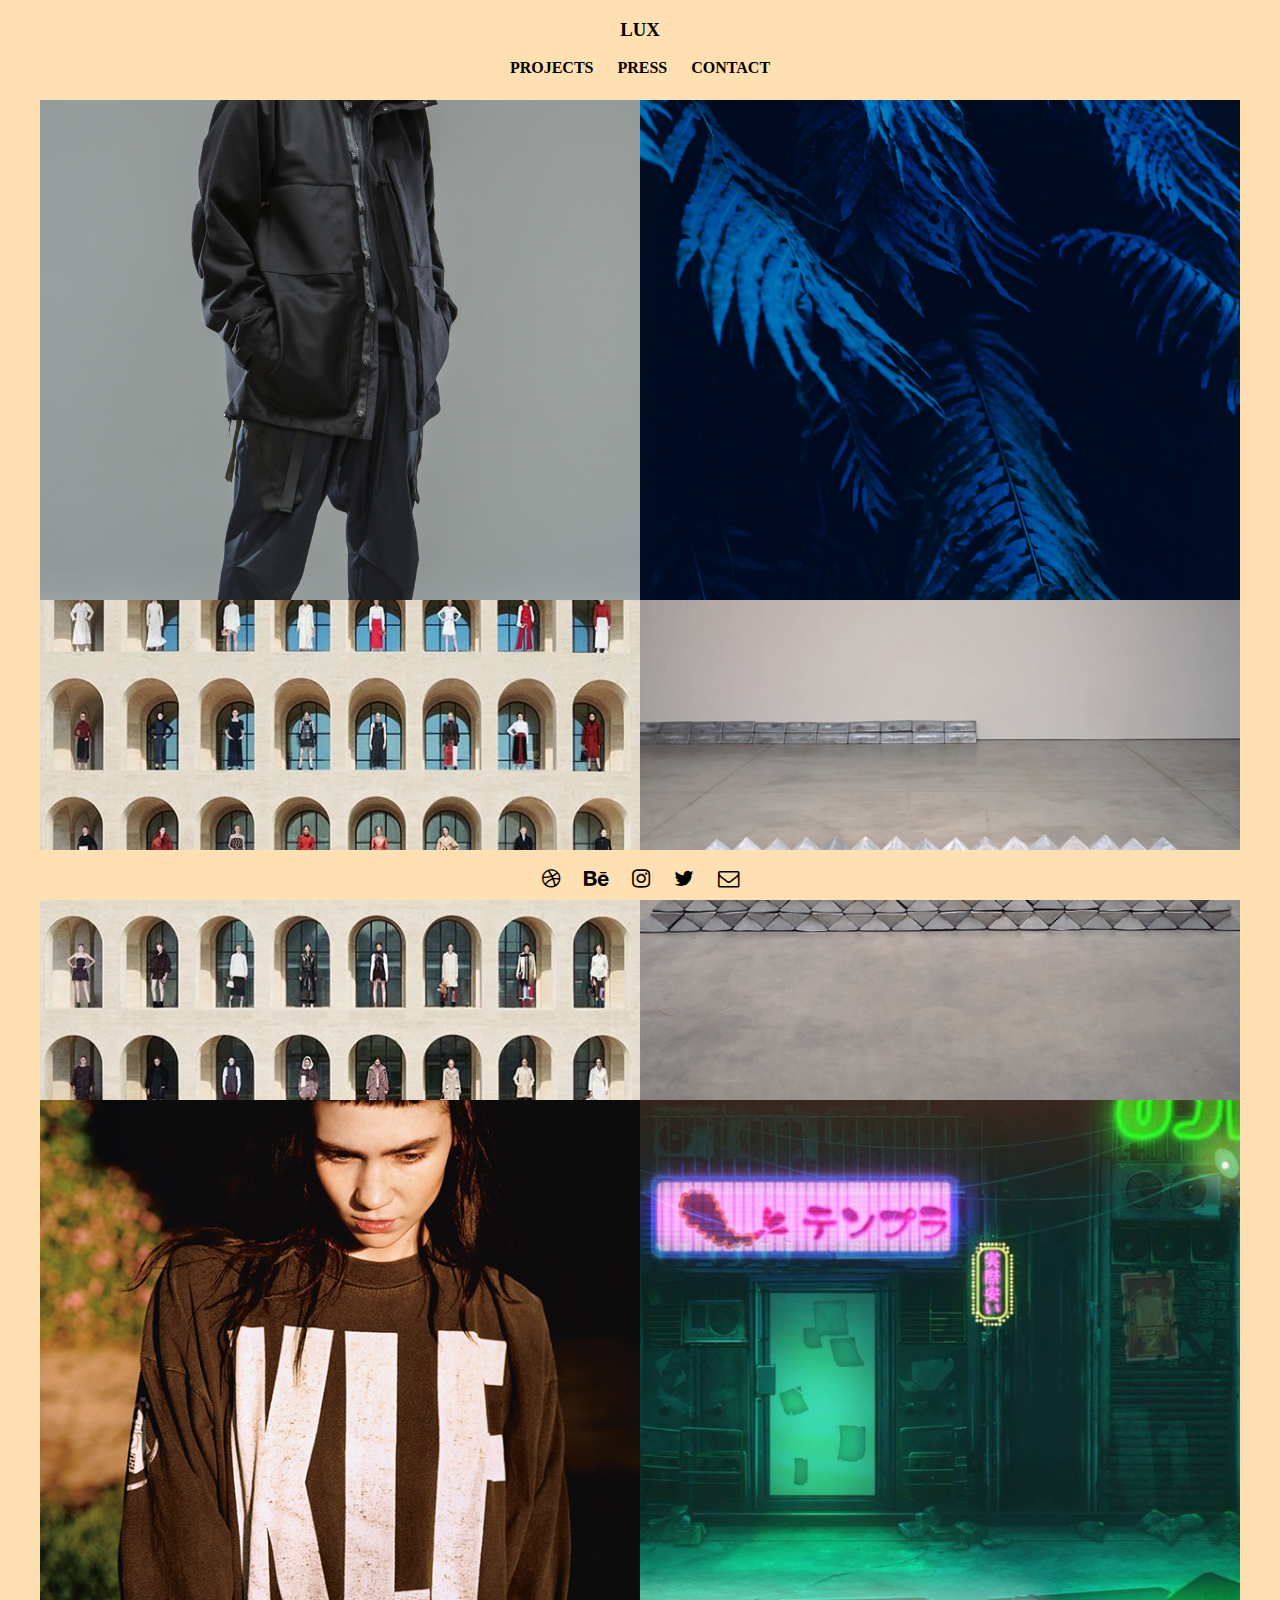
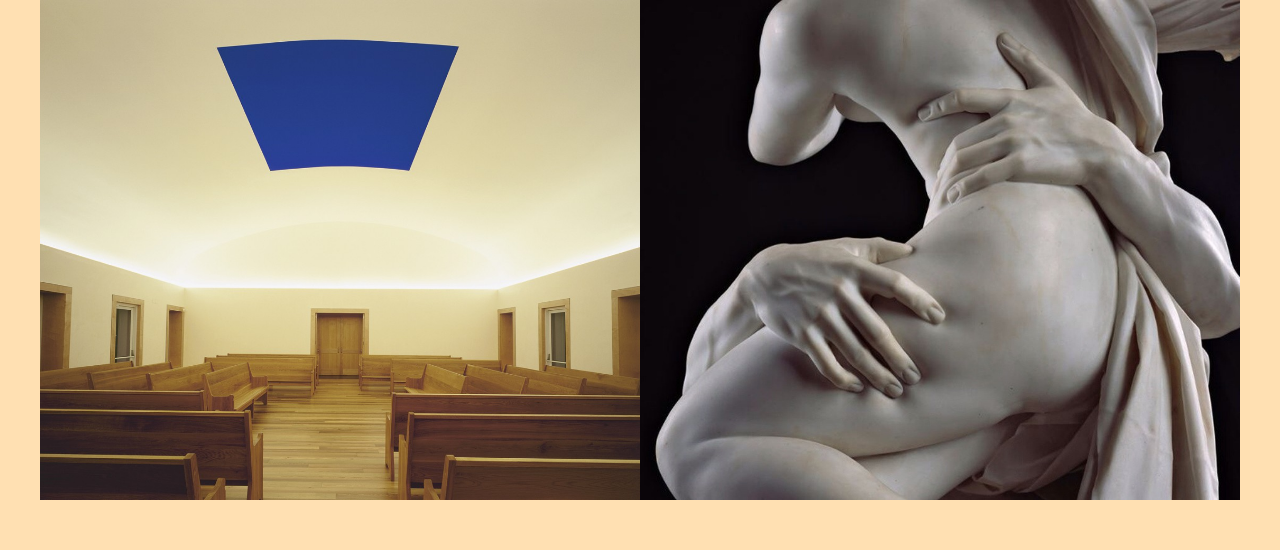
<file: index.html>
<!DOCTYPE html>
<html>
  <head>
    <link rel="stylesheet" href="https://maxcdn.bootstrapcdn.com/font-awesome/4.5.0/css/font-awesome.min.css">
    <link rel="stylesheet" href="css/main.css" media="screen" title="no title" charset="utf-8">
    <meta charset="utf-8">
    <title>Lux</title>
  </head>
  <body>
    <header>
      <h3>LUX</h3>
      <nav>
        <a href="#">PROJECTS</a>
        <a href="#">PRESS</a>
        <a href="#">CONTACT</a>
      </nav>
    </header>
    <main>
      <a href="artist/acrnm.html">
        <article id="img1">
          <h2>ACRONYM</h2>
        </article>
      </a>
      <a href="artist/alexander.html">
        <article id="img2">
          <h2>Alexander Gehring</h2>
        </article>
      </a>
      <a href="artist/ines.html">
        <article id="img3">
          <h2>Ines Longevial</h2>
        </article>
      </a>
      <a href="artist/carl.html">
        <article id="img4">
          <h2>Carl Andre</h2>
        </article>
      </a>
      <a href="artist/grimes.html">
        <article id="img5">
          <h2>Grimes</h2>
        </article>
      </a>
      <a href="artist/azamat.html">
        <article id="img6">
          <h2>Azamat Akhmadbaev</h2>
        </article>
      </a>
      <a href="artist/turrell.html">
        <article id="img7">
          <h2>James Turrell</h2>
        </article>
      </a>
      <a href="artist/nike.html">
        <article id="img8">
          <h2>NikeLab</h2>
        </article>
      </a>
    </main>
    <footer>
      <a href="#"><i class="fa fa-lg fa-dribbble"></i></a>
      <a href="#"><i class="fa fa-lg fa-behance"></i></a>
      <a href="#"><i class="fa fa-lg fa-instagram"></i></a>
      <a href="#"><i class="fa fa-lg fa-twitter"></i></a>
      <a href="#"><i class="fa fa-lg fa-envelope-o"></i></a>
    </footer>
  </body>
</html>
</file>
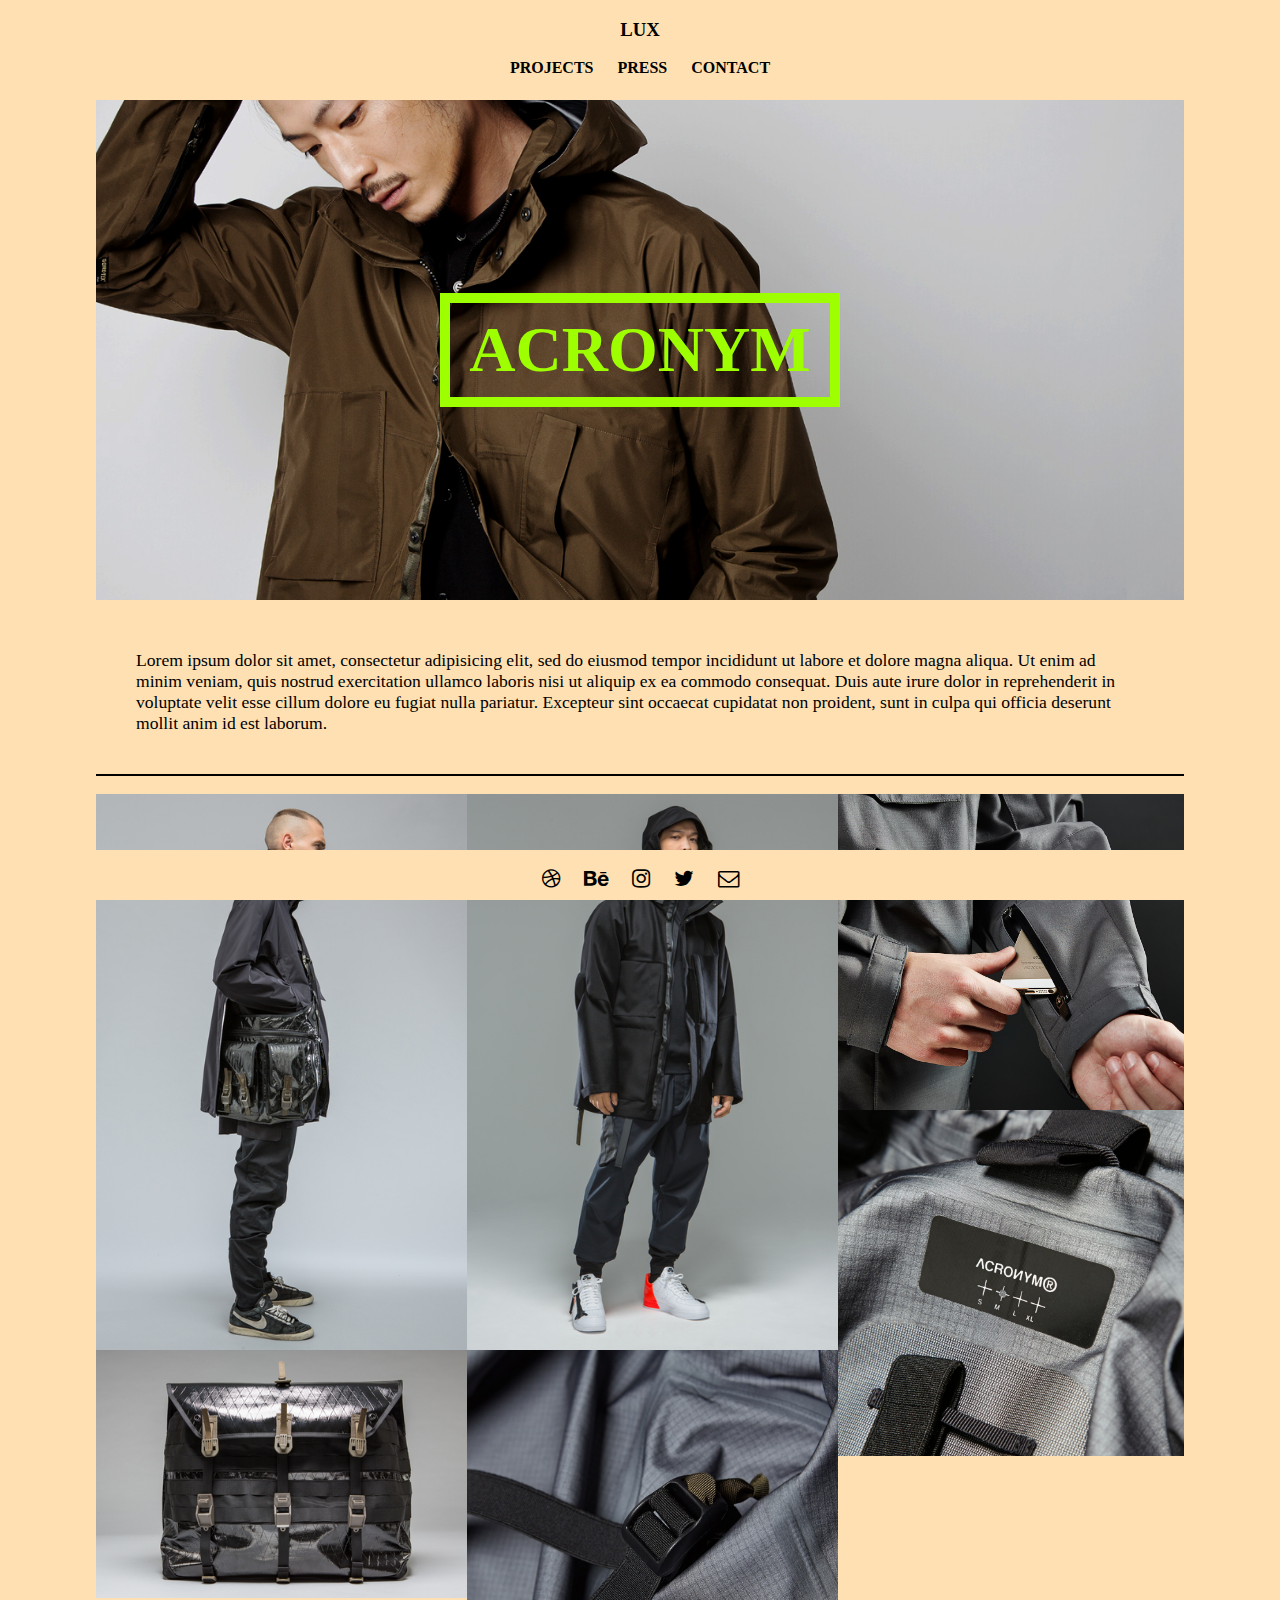
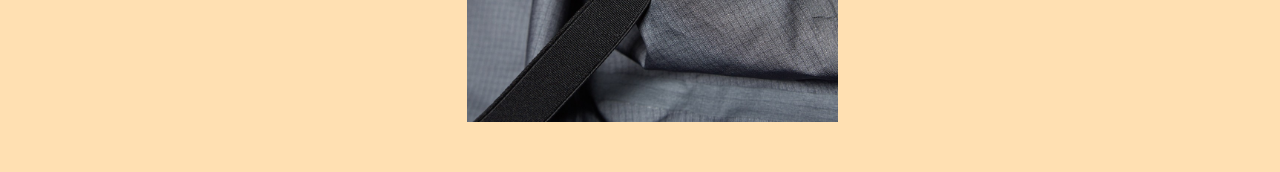
<file: artist/acrnm.html>
<!DOCTYPE html>
<html>
  <head>
    <link rel="stylesheet" href="https://maxcdn.bootstrapcdn.com/font-awesome/4.5.0/css/font-awesome.min.css">
    <link rel="stylesheet" href="../css/pages/page.css" media="screen" title="no title" charset="utf-8">
    <link href='https://fonts.googleapis.com/css?family=Roboto:300,100,100italic,300italic' rel='stylesheet' type='text/css'>
    <meta charset="utf-8">
    <title>ACRONYM</title>
  </head>
  <body>
    <header>
      <h3>LUX</h3>
      <nav>
        <a href="../index.html">PROJECTS</a>
        <a href="http://hypebeast.com/tags/acronym">PRESS</a>
        <a href="https://acrnm.com/">CONTACT</a>
      </nav>
    </header>
    <main>
      <section id="acrnm">
        <h2>ACRONYM</h2>
      </section>
      <p>
        Lorem ipsum dolor sit amet, consectetur adipisicing elit, sed do eiusmod tempor incididunt ut labore et dolore magna aliqua. Ut enim ad minim veniam, quis nostrud exercitation ullamco laboris nisi ut aliquip ex ea commodo consequat. Duis aute irure dolor in reprehenderit in voluptate velit esse cillum dolore eu fugiat nulla pariatur. Excepteur sint occaecat cupidatat non proident, sunt in culpa qui officia deserunt mollit anim id est laborum.
      </p>
      <div class="col 3">
        <img src="../img/acrnm/bag.jpg" alt="" />
        <img src="../img/acrnm/bag2.jpg" alt="" />
      </div>
      <div class="col 3">
        <img src="../img/acrnm/parka.jpg" alt="" />
        <img src="../img/acrnm/strap.jpg" alt="" />
      </div>
      <div class="col 3">
        <img src="../img/acrnm/phone.jpg" alt="" />
        <img src="../img/acrnm/tag.jpg" alt="" />
      </div>


    </main>
    <footer>
      <a href="#"><i class="fa fa-lg fa-dribbble"></i></a>
      <a href="#"><i class="fa fa-lg fa-behance"></i></a>
      <a href="#"><i class="fa fa-lg fa-instagram"></i></a>
      <a href="#"><i class="fa fa-lg fa-twitter"></i></a>
      <a href="#"><i class="fa fa-lg fa-envelope-o"></i></a>
    </footer>
  </body>
</html>
</file>
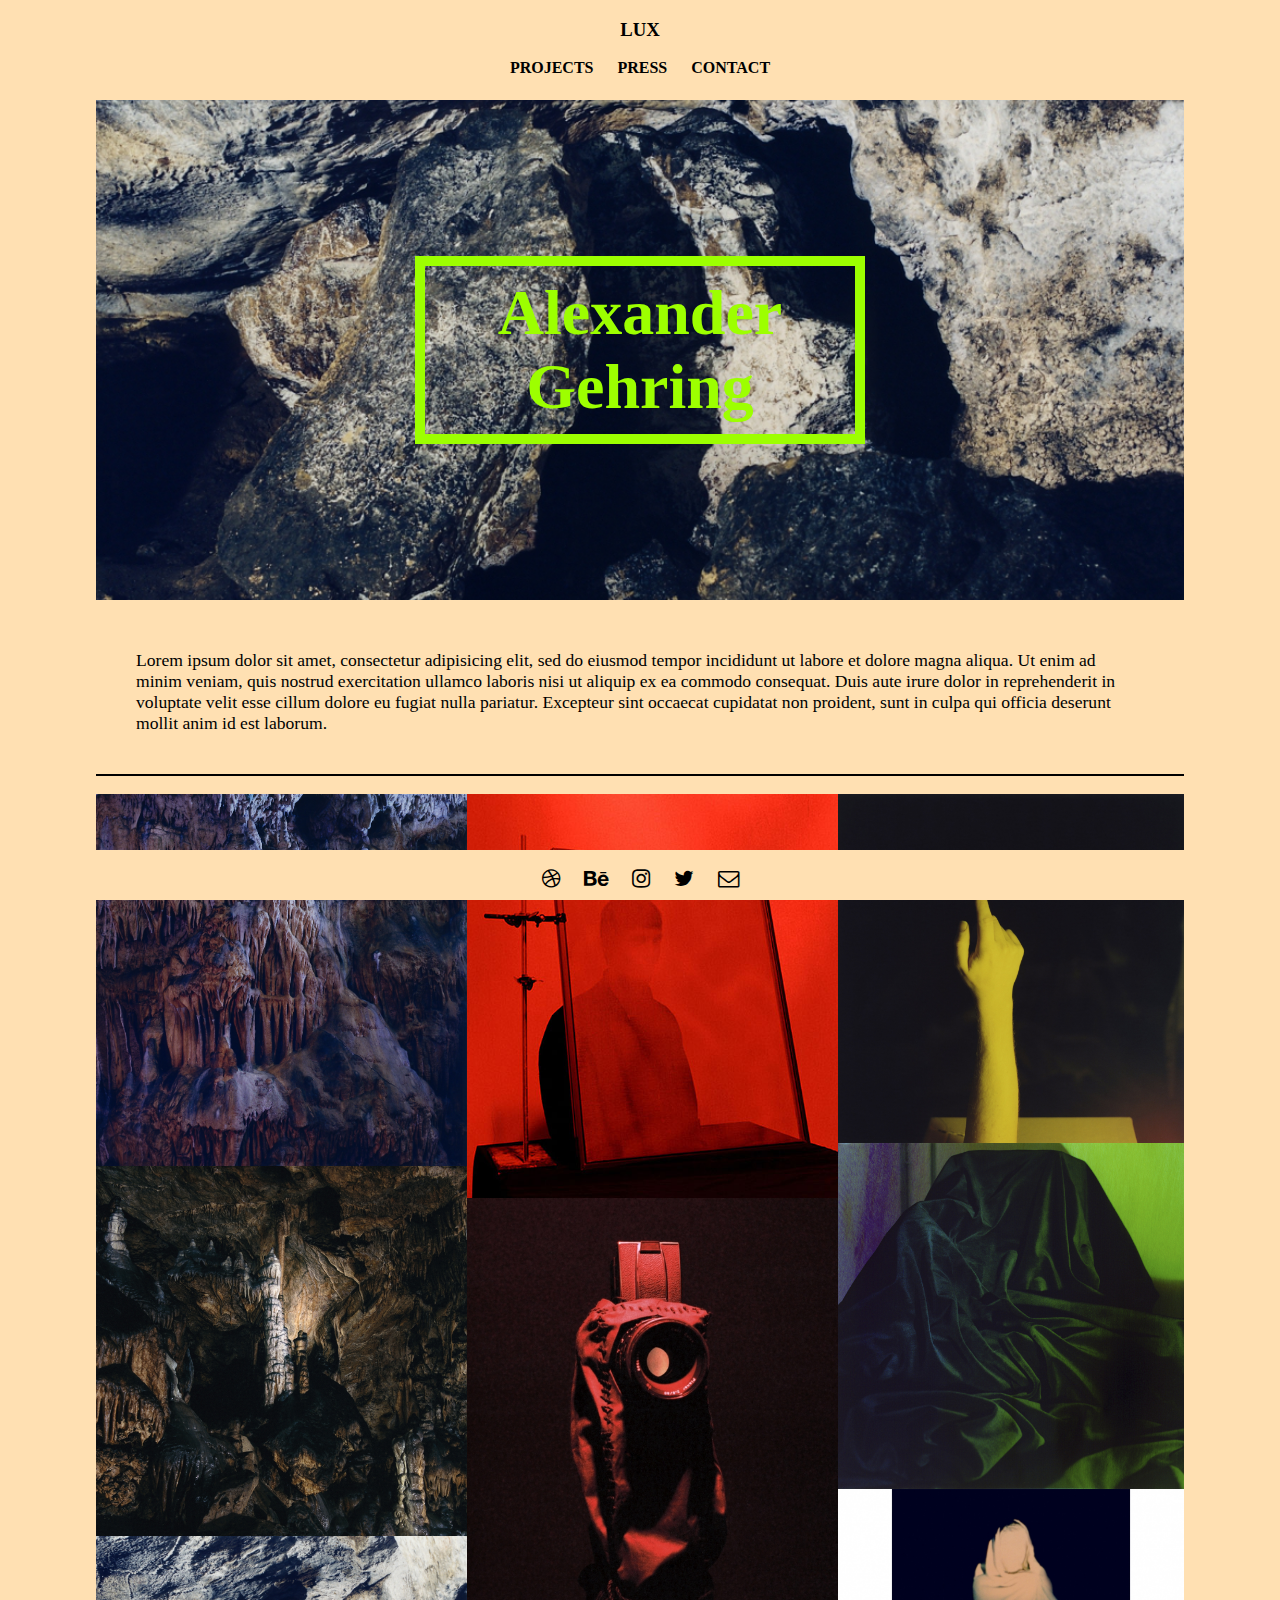
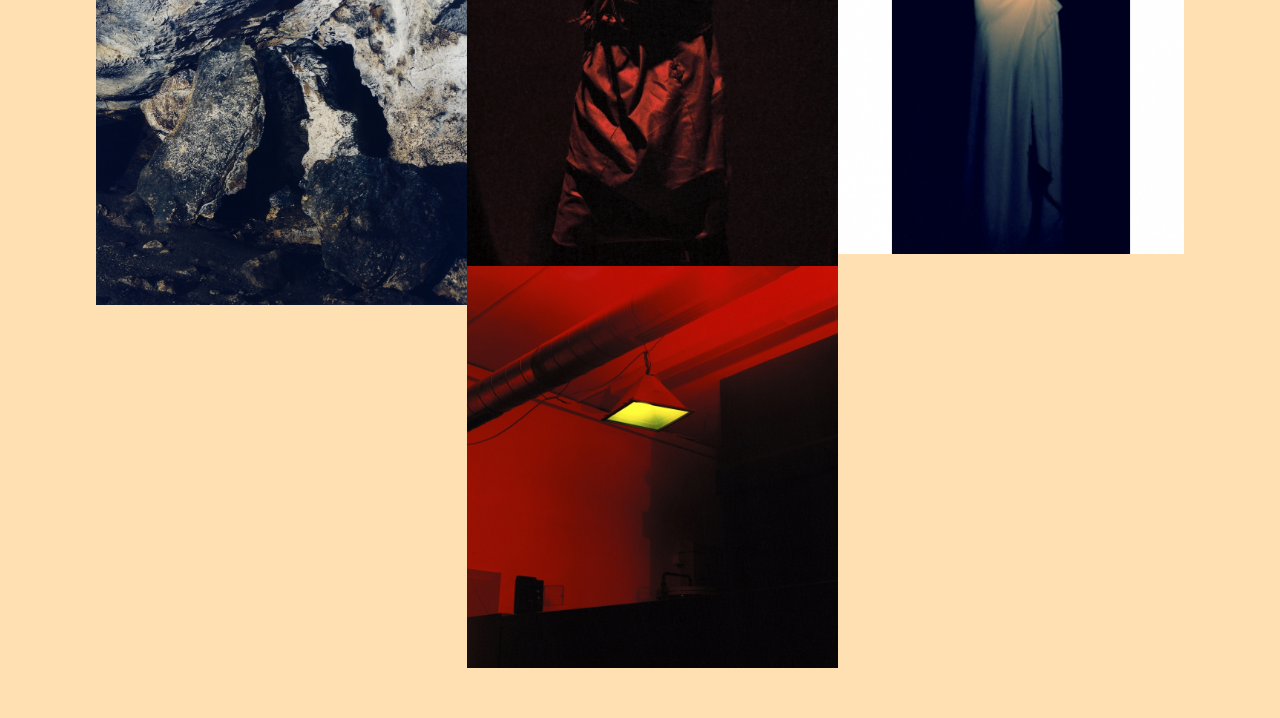
<file: artist/alexander.html>
<!DOCTYPE html>
<html>
  <head>
    <link rel="stylesheet" href="https://maxcdn.bootstrapcdn.com/font-awesome/4.5.0/css/font-awesome.min.css">
    <link rel="stylesheet" href="../css/pages/page.css" media="screen" title="no title" charset="utf-8">
    <meta charset="utf-8">
    <title>ALEXANDER GEHRING</title>
  </head>
  <body>
    <header>
      <h3>LUX</h3>
    <nav>
      <a href="../index.html">PROJECTS</a>
      <a href="http://www.itsnicethat.com/articles/alexander-gehring">PRESS</a>
      <a href="http://www.alexandergehring.com/">CONTACT</a>
    </nav>
  </header>
  <main>
    <section id="alexander">
      <h2>Alexander Gehring</h2>
    </section>
    <p>
      Lorem ipsum dolor sit amet, consectetur adipisicing elit, sed do eiusmod tempor incididunt ut labore et dolore magna aliqua. Ut enim ad minim veniam, quis nostrud exercitation ullamco laboris nisi ut aliquip ex ea commodo consequat. Duis aute irure dolor in reprehenderit in voluptate velit esse cillum dolore eu fugiat nulla pariatur. Excepteur sint occaecat cupidatat non proident, sunt in culpa qui officia deserunt mollit anim id est laborum.
    </p>
    <div class="col">
    <img src="../img/alexander/hole.jpg" alt="" />
    <img src="../img/alexander/hole2.jpg" alt="" />
    <img src="../img/alexander/hole3.jpg" alt="" />
  </div>
  <div class="col">
    <img src="../img/alexander/red.jpg" alt="" />
    <img src="../img/alexander/red2.jpg" alt="" />
    <img src="../img/alexander/red3.jpg" alt="" />
  </div>
  <div class="col">
  <img src="../img/alexander/yellow.jpg" alt="" />
  <img src="../img/alexander/yellow2.jpg" alt="" />
  <img src="../img/alexander/yellow3.jpg" alt="" />
  </div>
  </main>
  <footer>
    <a href="#"><i class="fa fa-lg fa-dribbble"></i></a>
    <a href="#"><i class="fa fa-lg fa-behance"></i></a>
    <a href="#"><i class="fa fa-lg fa-instagram"></i></a>
    <a href="#"><i class="fa fa-lg fa-twitter"></i></a>
    <a href="#"><i class="fa fa-lg fa-envelope-o"></i></a>
  </footer>
  </body>
</html>
</file>
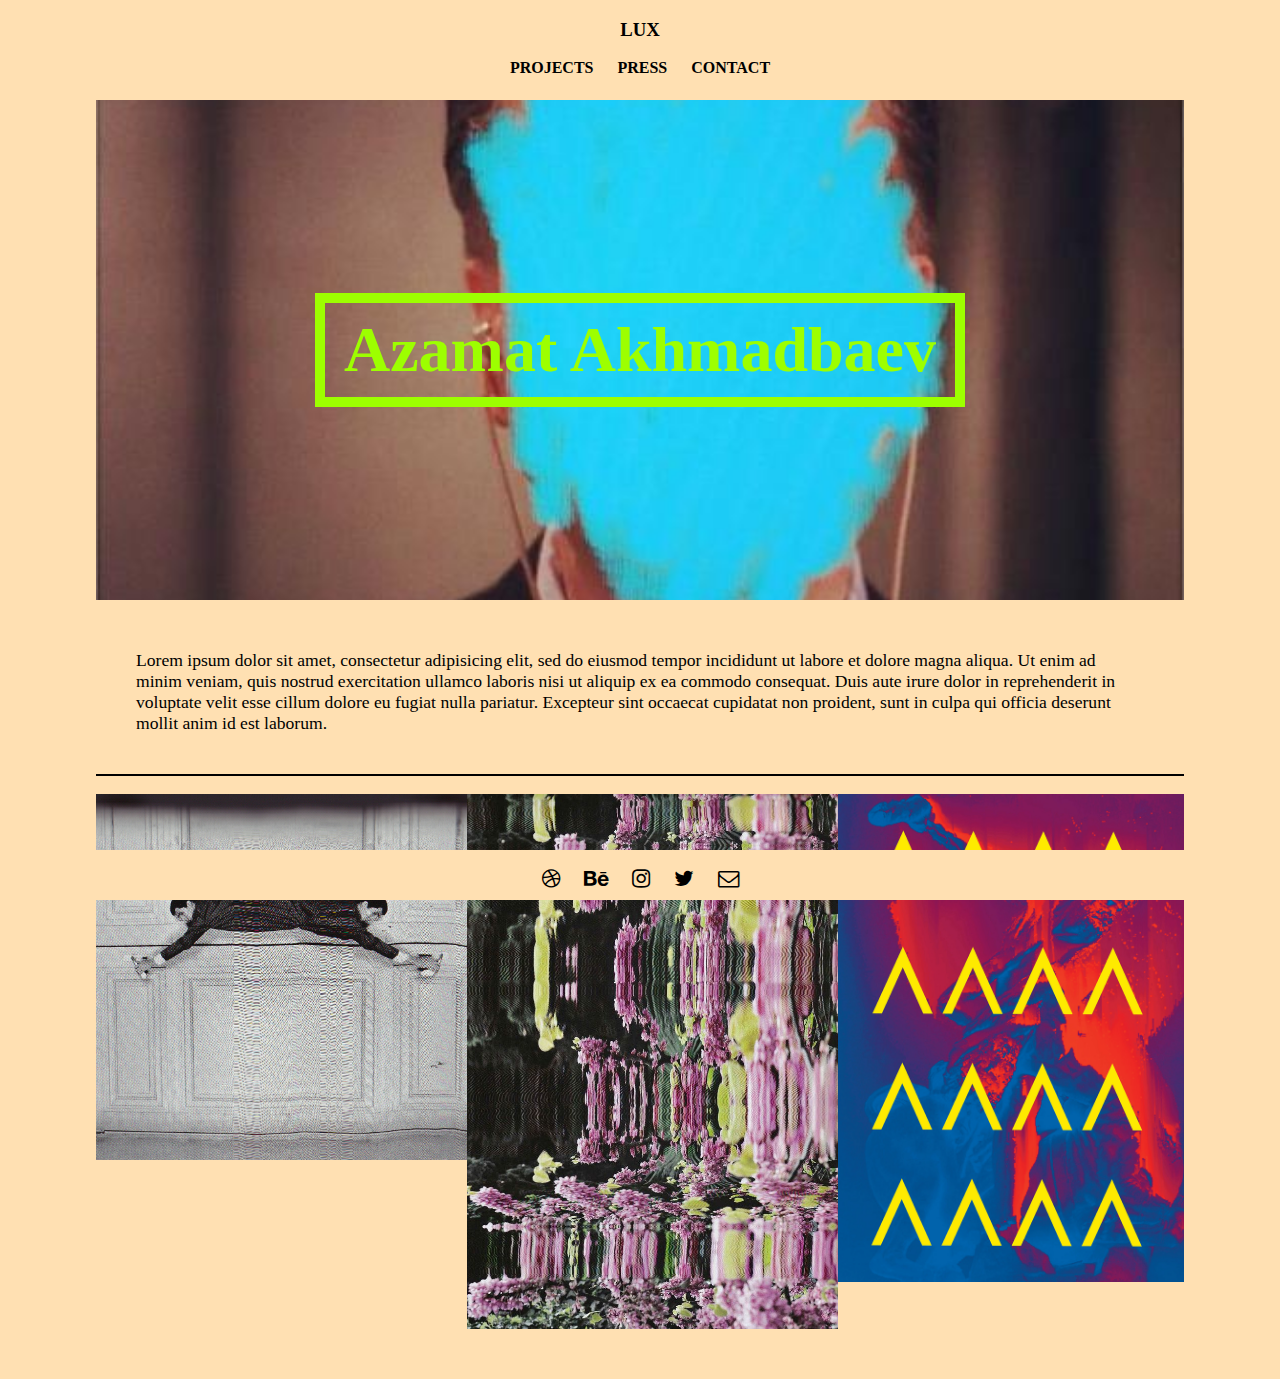
<file: artist/azamat.html>
<!DOCTYPE html>
<html>
  <head>
    <link rel="stylesheet" href="https://maxcdn.bootstrapcdn.com/font-awesome/4.5.0/css/font-awesome.min.css">
    <link rel="stylesheet" href="../css/pages/page.css" media="screen" title="no title" charset="utf-8">
    <meta charset="utf-8">
    <title>AZAMAT AKHADMADBAEV</title>
  </head>
  <body>
    <header>
      <h3>LUX</h3>
    <nav>
      <a href="../index.html">PROJECTS</a>
      <a href="http://hypebeast.com/tags/acronym">PRESS</a>
      <a href="https://acrnm.com/">CONTACT</a>
    </nav>
  </header>
  <main>
    <section id="azamat">
    <h2>Azamat Akhmadbaev</h2>
    </section>
    <p>
      Lorem ipsum dolor sit amet, consectetur adipisicing elit, sed do eiusmod tempor incididunt ut labore et dolore magna aliqua. Ut enim ad minim veniam, quis nostrud exercitation ullamco laboris nisi ut aliquip ex ea commodo consequat. Duis aute irure dolor in reprehenderit in voluptate velit esse cillum dolore eu fugiat nulla pariatur. Excepteur sint occaecat cupidatat non proident, sunt in culpa qui officia deserunt mollit anim id est laborum.
    </p>
    <div class="col">
      <img src="../img/azamat/door.jpg" alt="" />
    </div>
    <div class="col">
      <img src="../img/azamat/flower.jpg" alt="" />
    </div>
    <div class="col">
      <img src="../img/azamat/images.jpeg" alt="" />
    </div>
  </main>
  <footer>
    <a href="#"><i class="fa fa-lg fa-dribbble"></i></a>
    <a href="#"><i class="fa fa-lg fa-behance"></i></a>
    <a href="#"><i class="fa fa-lg fa-instagram"></i></a>
    <a href="#"><i class="fa fa-lg fa-twitter"></i></a>
    <a href="#"><i class="fa fa-lg fa-envelope-o"></i></a>
  </footer>
  </body>
</html>
</file>
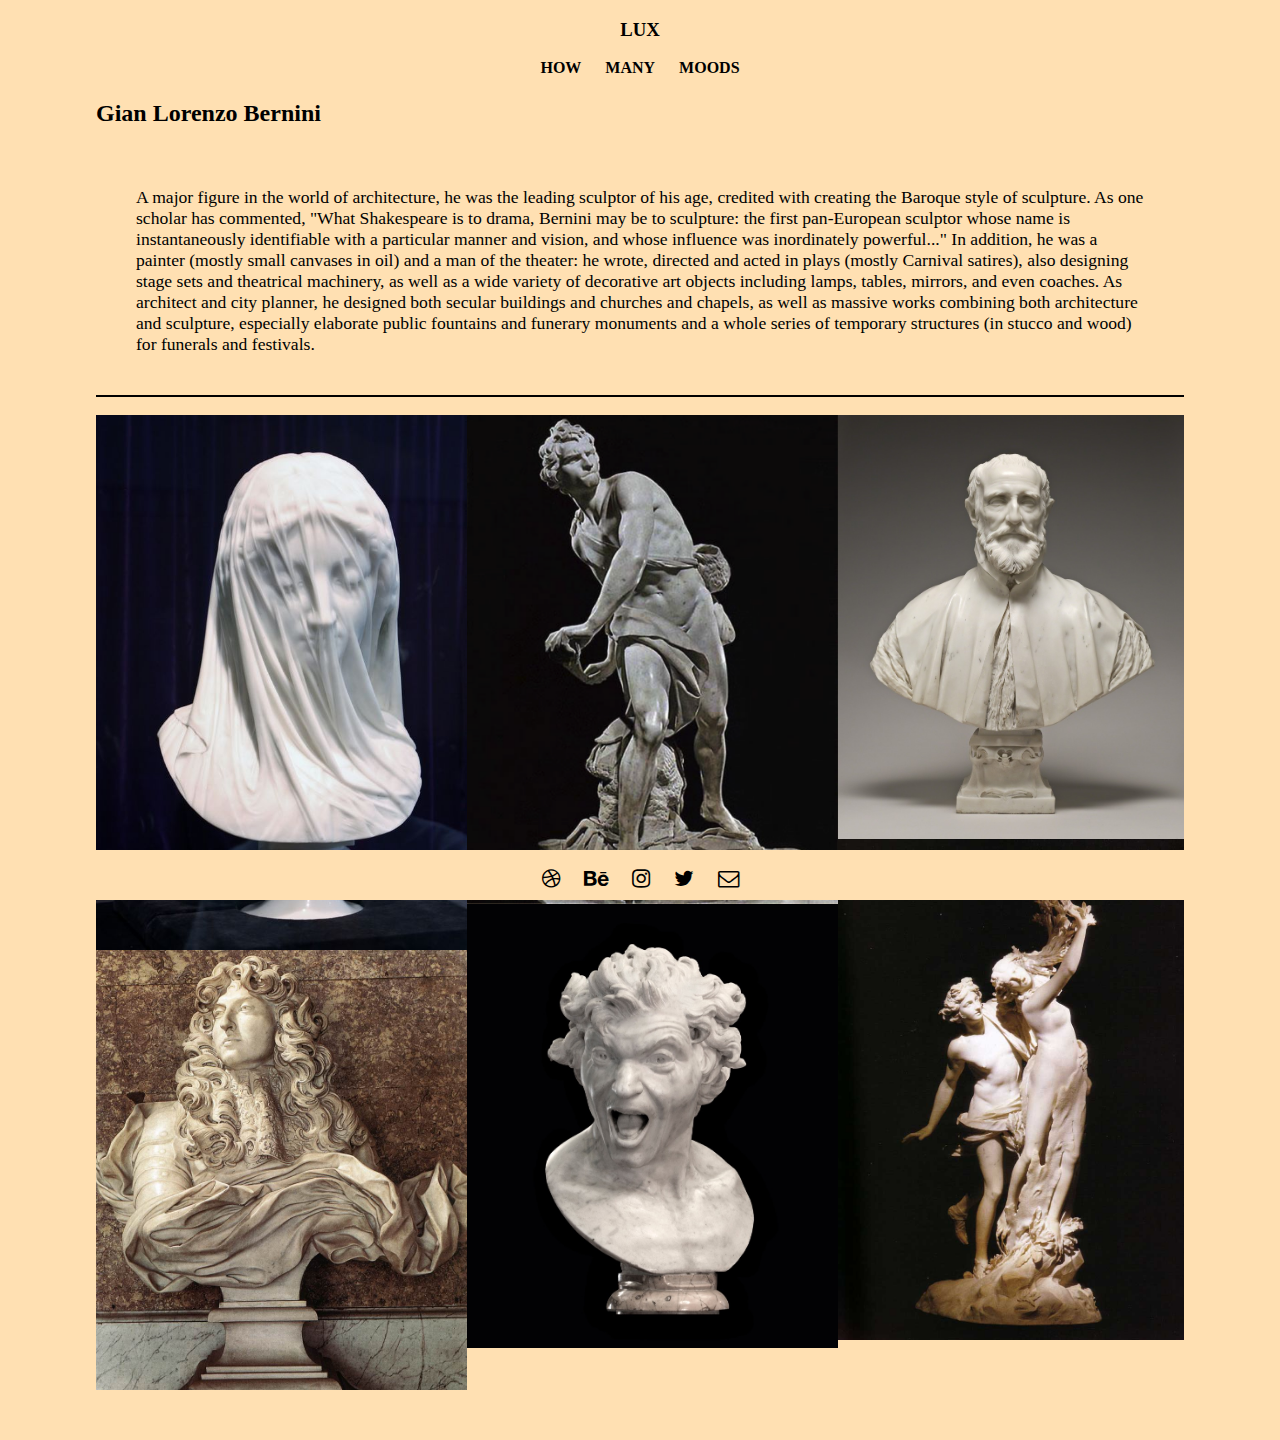
<file: artist/bernini.html>
<!DOCTYPE html>
<html>
  <head>
    <link href='https://fonts.googleapis.com/css?family=Open+Sans' rel='stylesheet' type='text/css'>
    <link rel="stylesheet" href="https://maxcdn.bootstrapcdn.com/font-awesome/4.5.0/css/font-awesome.min.css">
    <link rel="stylesheet" href="../css/pages/page.css" media="screen" title="no title" charset="utf-8">
    <meta charset="utf-8">
    <title>Bernini</title>
  </head>
  <body>
    <header>
      <h3>LUX</h3>
    <nav>
      <a href="../index.html">HOW</a>
      <a href="../index.html">MANY</a>
      <a href="../index.html">MOODS</a>
    </nav>
  </header>
  <main>
    <section id="bernini">
    <h2>Gian Lorenzo Bernini</h2>
    </section>
    <p>
      A major figure in the world of architecture, he was the leading sculptor of his age, credited with creating the Baroque style of sculpture. As one scholar has commented, "What Shakespeare is to drama, Bernini may be to sculpture: the first pan-European sculptor whose name is instantaneously identifiable with a particular manner and vision, and whose influence was inordinately powerful..." In addition, he was a painter (mostly small canvases in oil) and a man of the theater: he wrote, directed and acted in plays (mostly Carnival satires), also designing stage sets and theatrical machinery, as well as a wide variety of decorative art objects including lamps, tables, mirrors, and even coaches. As architect and city planner, he designed both secular buildings and churches and chapels, as well as massive works combining both architecture and sculpture, especially elaborate public fountains and funerary monuments and a whole series of temporary structures (in stucco and wood) for funerals and festivals.
    </p>
    <div class="col">
      <img src="../img/bernini/veil.jpg" alt="" />
      <img src="../img/bernini/updo.jpg" alt="" />
    </div>
    <div class="col">
      <img src="../img/bernini/dav.png" alt="" />
      <img src="../img/bernini/hey.jpg" alt="" />
    </div>
    <div class="col">
      <img src="../img/bernini/guy.jpg" alt="" />
      <img src="../img/bernini/lol.jpg" alt="" />
    </div>
  </main>
  <footer>
    <a href="#"><i class="fa fa-lg fa-dribbble"></i></a>
    <a href="#"><i class="fa fa-lg fa-behance"></i></a>
    <a href="#"><i class="fa fa-lg fa-instagram"></i></a>
    <a href="#"><i class="fa fa-lg fa-twitter"></i></a>
    <a href="#"><i class="fa fa-lg fa-envelope-o"></i></a>
  </footer>
  </body>
</html>
</file>
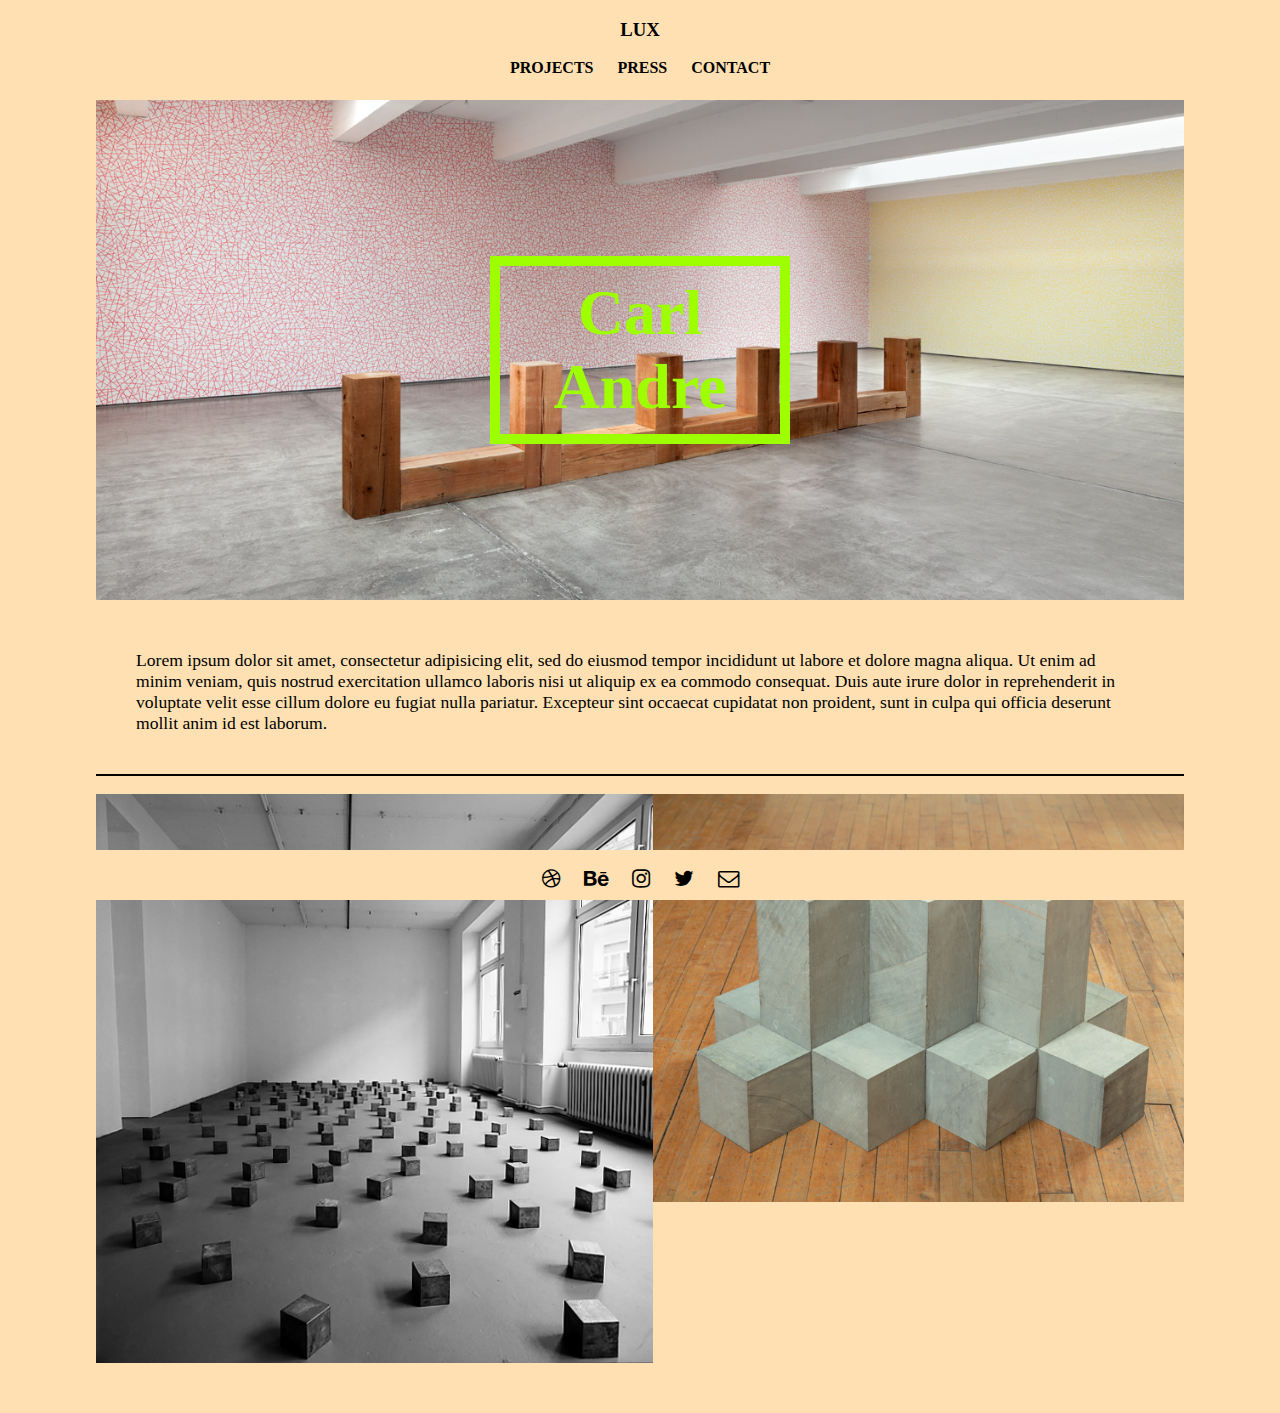
<file: artist/carl.html>
<!DOCTYPE html>
<html>
  <head>
    <link rel="stylesheet" href="https://maxcdn.bootstrapcdn.com/font-awesome/4.5.0/css/font-awesome.min.css">
    <link rel="stylesheet" href="../css/pages/page.css" media="screen" title="no title" charset="utf-8">
    <meta charset="utf-8">
    <title>CARL ANDRE</title>
  </head>
  <body>
    <header>
      <h3>LUX</h3>
    <nav>
      <a href="../index.html">PROJECTS</a>
      <a href="http://hypebeast.com/tags/acronym">PRESS</a>
      <a href="https://acrnm.com/">CONTACT</a>
    </nav>
  </header>
  <main>
    <section id="carl">
    <h2>Carl Andre</h2>
    </section>
    <p>
      Lorem ipsum dolor sit amet, consectetur adipisicing elit, sed do eiusmod tempor incididunt ut labore et dolore magna aliqua. Ut enim ad minim veniam, quis nostrud exercitation ullamco laboris nisi ut aliquip ex ea commodo consequat. Duis aute irure dolor in reprehenderit in voluptate velit esse cillum dolore eu fugiat nulla pariatur. Excepteur sint occaecat cupidatat non proident, sunt in culpa qui officia deserunt mollit anim id est laborum.
    </p>
    <div class="col2">
      <img src="../img/carl/block.jpg" alt="" />
    </div>
    <div class="col2">
      <img src="../img/carl/production.jpg" alt="" />
    </div>
  </main>
  <footer>
    <a href="#"><i class="fa fa-lg fa-dribbble"></i></a>
    <a href="#"><i class="fa fa-lg fa-behance"></i></a>
    <a href="#"><i class="fa fa-lg fa-instagram"></i></a>
    <a href="#"><i class="fa fa-lg fa-twitter"></i></a>
    <a href="#"><i class="fa fa-lg fa-envelope-o"></i></a>
  </footer>
  </body>
</html>
</file>
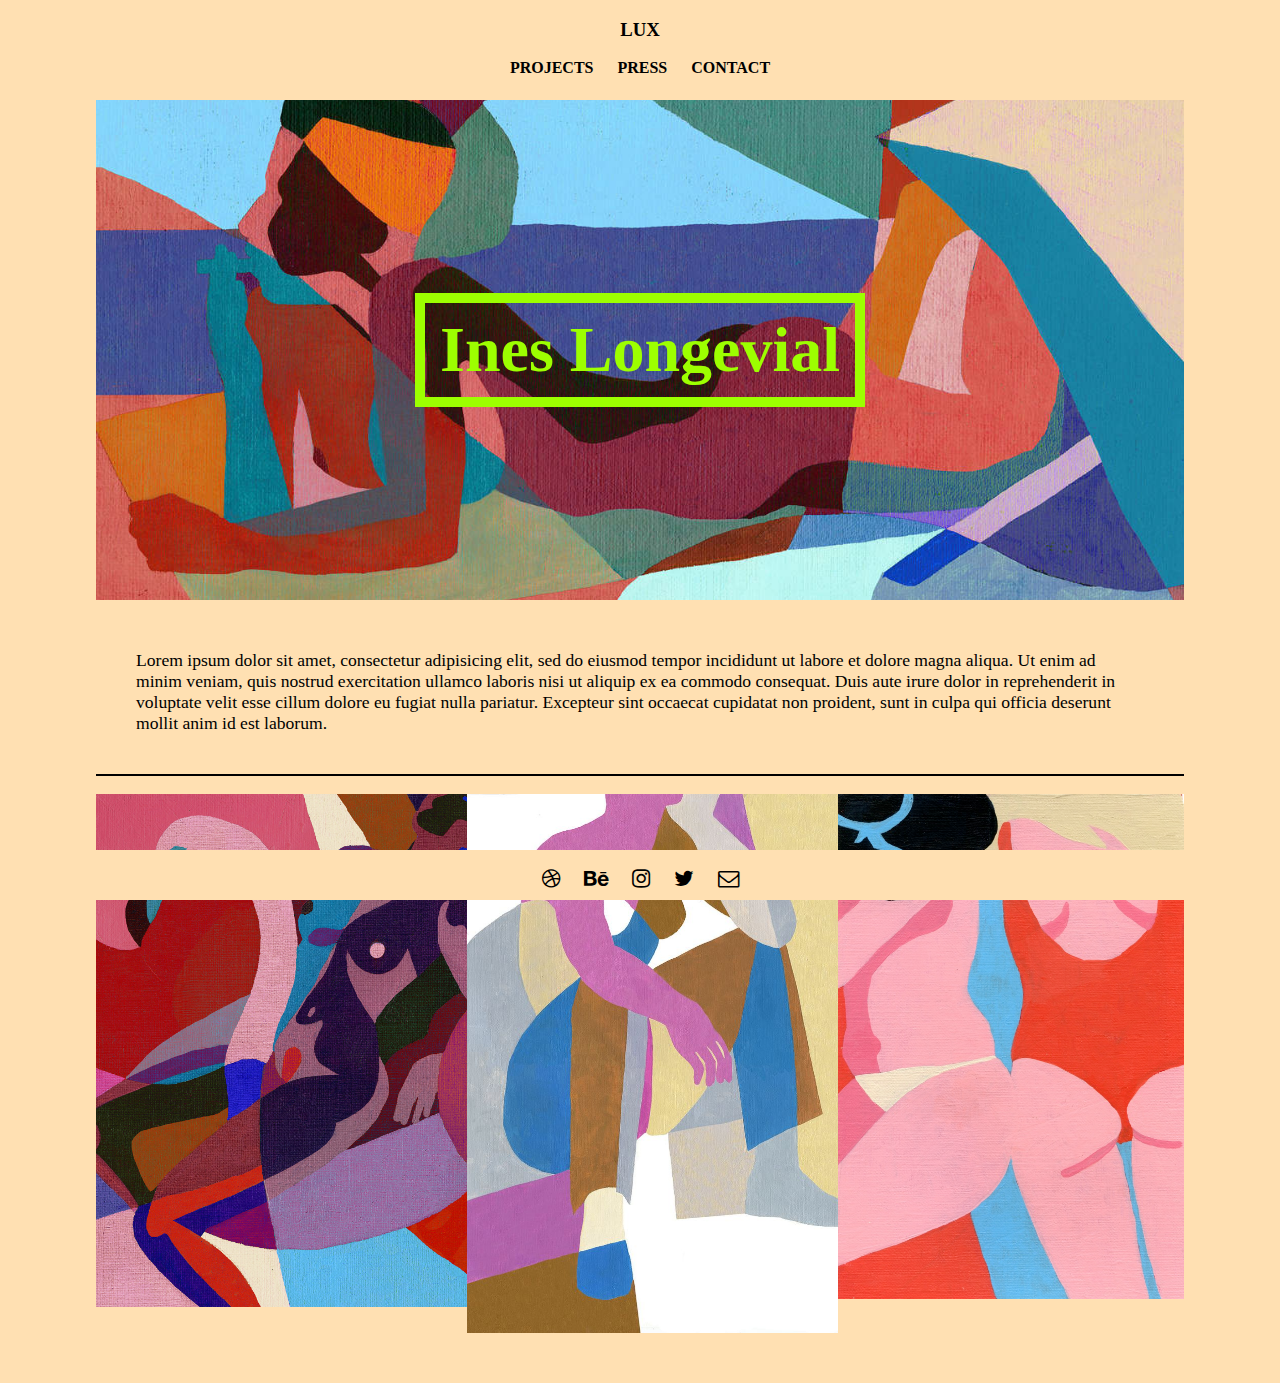
<file: artist/ines.html>
<!DOCTYPE html>
<html>
  <head>
    <link rel="stylesheet" href="https://maxcdn.bootstrapcdn.com/font-awesome/4.5.0/css/font-awesome.min.css">
    <link rel="stylesheet" href="../css/pages/page.css" media="screen" title="no title" charset="utf-8">
    <meta charset="utf-8">
    <title>INES LONGEVIAL</title>
  </head>
  <body>
    <header>
      <h3>LUX</h3>
    <nav>
      <a href="../index.html">PROJECTS</a>
      <a href="http://hypebeast.com/tags/acronym">PRESS</a>
      <a href="https://acrnm.com/">CONTACT</a>
    </nav>
  </header>
  <main>
    <section id="ines">
    <h2>Ines Longevial</h2>
    </section>
    <p>
      Lorem ipsum dolor sit amet, consectetur adipisicing elit, sed do eiusmod tempor incididunt ut labore et dolore magna aliqua. Ut enim ad minim veniam, quis nostrud exercitation ullamco laboris nisi ut aliquip ex ea commodo consequat. Duis aute irure dolor in reprehenderit in voluptate velit esse cillum dolore eu fugiat nulla pariatur. Excepteur sint occaecat cupidatat non proident, sunt in culpa qui officia deserunt mollit anim id est laborum.
    </p>
    <div class="col three">
    <img src="../img/ines/bird.jpg" alt="" />
    </div>
    <div class="col three">
    <img src="../img/ines/white.jpg" alt="" />
    </div>
    <div class="col three">
    <img src="../img/ines/butt.jpg" alt="" />
    </div>
  </main>
  <footer>
    <a href="#"><i class="fa fa-lg fa-dribbble"></i></a>
    <a href="#"><i class="fa fa-lg fa-behance"></i></a>
    <a href="#"><i class="fa fa-lg fa-instagram"></i></a>
    <a href="#"><i class="fa fa-lg fa-twitter"></i></a>
    <a href="#"><i class="fa fa-lg fa-envelope-o"></i></a>
  </footer>
  </body>
</html>
</file>
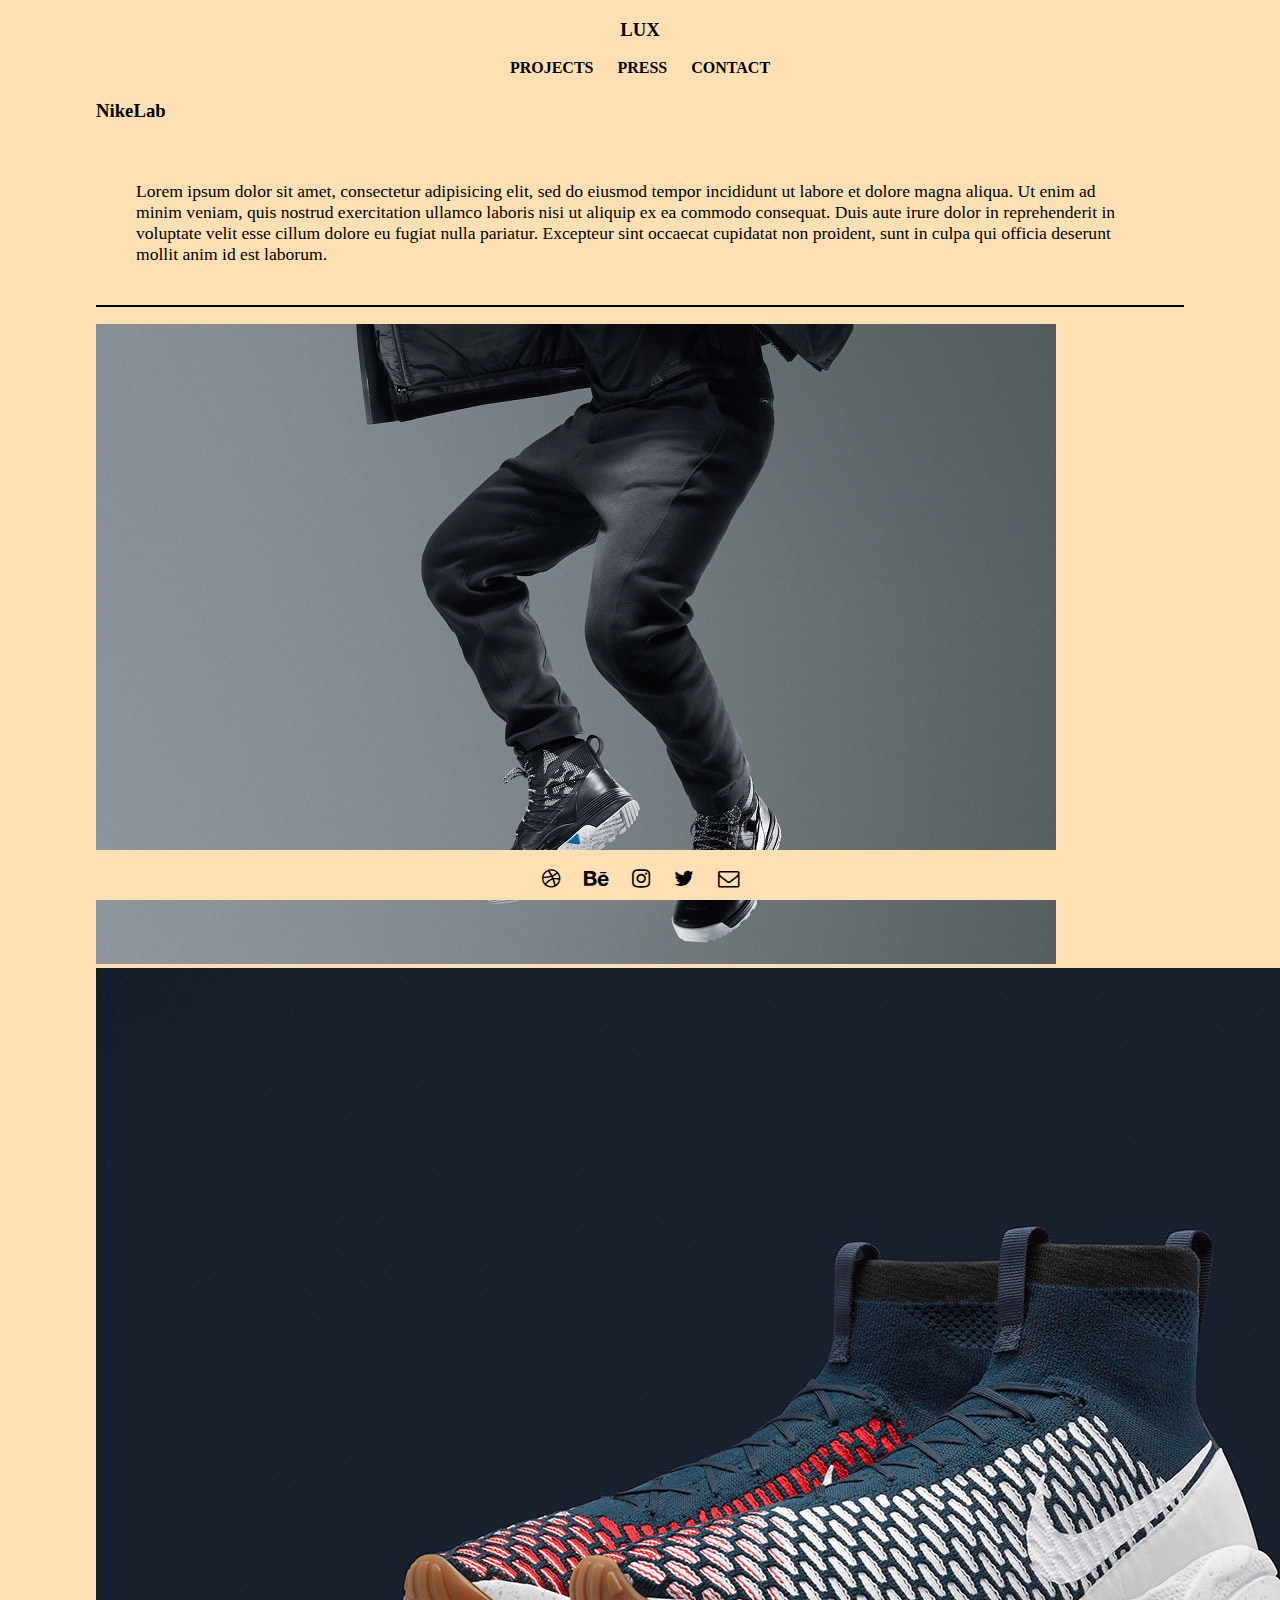
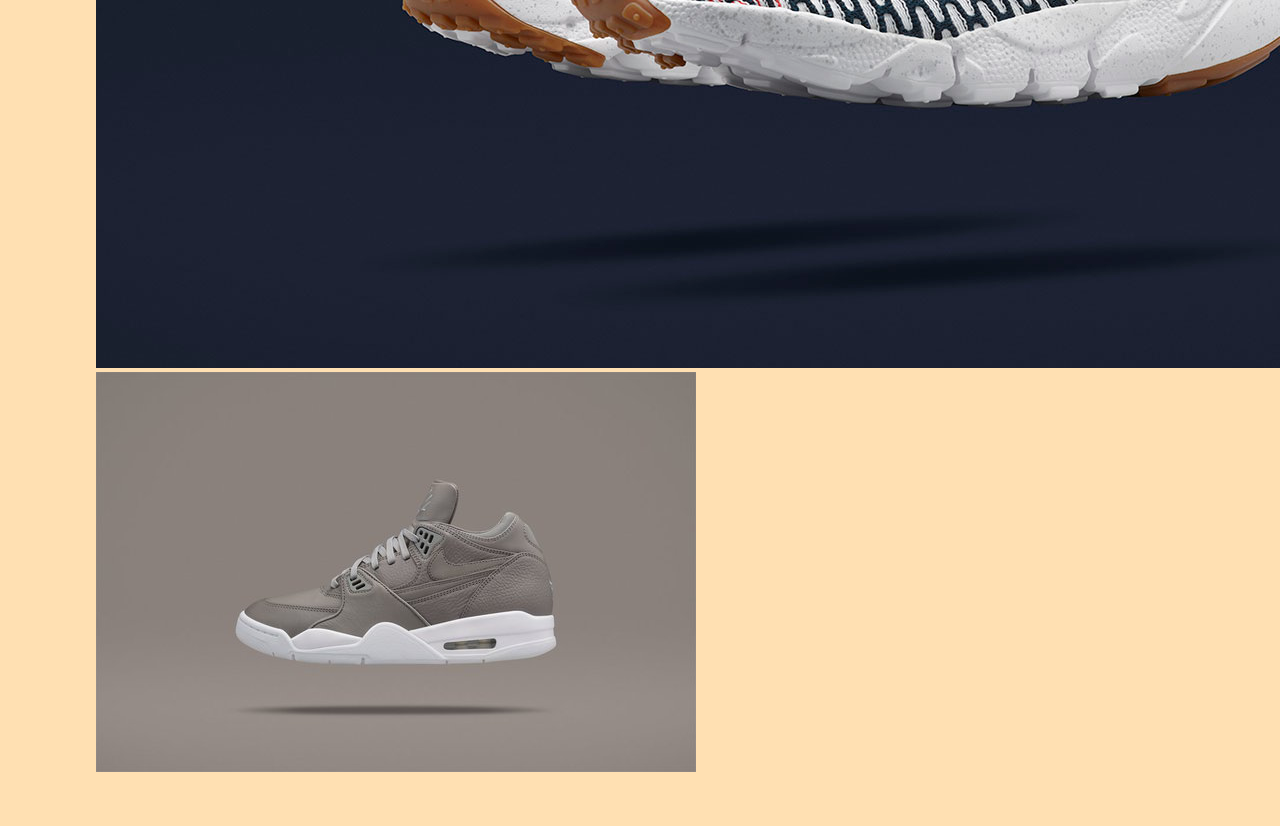
<file: artist/nike.html>
<!DOCTYPE html>
<html>
  <head>
    <link rel="stylesheet" href="https://maxcdn.bootstrapcdn.com/font-awesome/4.5.0/css/font-awesome.min.css">
    <link rel="stylesheet" href="../css/pages/page.css" media="screen" title="no title" charset="utf-8">
    <meta charset="utf-8">
    <title>NIKE LAB</title>
  </head>
  <body>
    <header>
      <h3>LUX</h3>
    <nav>
      <a href="../index.html">PROJECTS</a>
      <a href="http://hypebeast.com/tags/acronym">PRESS</a>
      <a href="https://acrnm.com/">CONTACT</a>
    </nav>
  </header>
  <main>
    <h3>NikeLab</h3>
    <p>
      Lorem ipsum dolor sit amet, consectetur adipisicing elit, sed do eiusmod tempor incididunt ut labore et dolore magna aliqua. Ut enim ad minim veniam, quis nostrud exercitation ullamco laboris nisi ut aliquip ex ea commodo consequat. Duis aute irure dolor in reprehenderit in voluptate velit esse cillum dolore eu fugiat nulla pariatur. Excepteur sint occaecat cupidatat non proident, sunt in culpa qui officia deserunt mollit anim id est laborum.
    </p>
    <img src="../img/nike/jump.jpg" alt="" />
    <img src="../img/nike/sock.jpg" alt="" />
    <img src="../img/nike/tan.jpg" alt="" />
  </main>
  <footer>
    <a href="#"><i class="fa fa-lg fa-dribbble"></i></a>
    <a href="#"><i class="fa fa-lg fa-behance"></i></a>
    <a href="#"><i class="fa fa-lg fa-instagram"></i></a>
    <a href="#"><i class="fa fa-lg fa-twitter"></i></a>
    <a href="#"><i class="fa fa-lg fa-envelope-o"></i></a>
  </footer>
  </body>
</html>
</file>
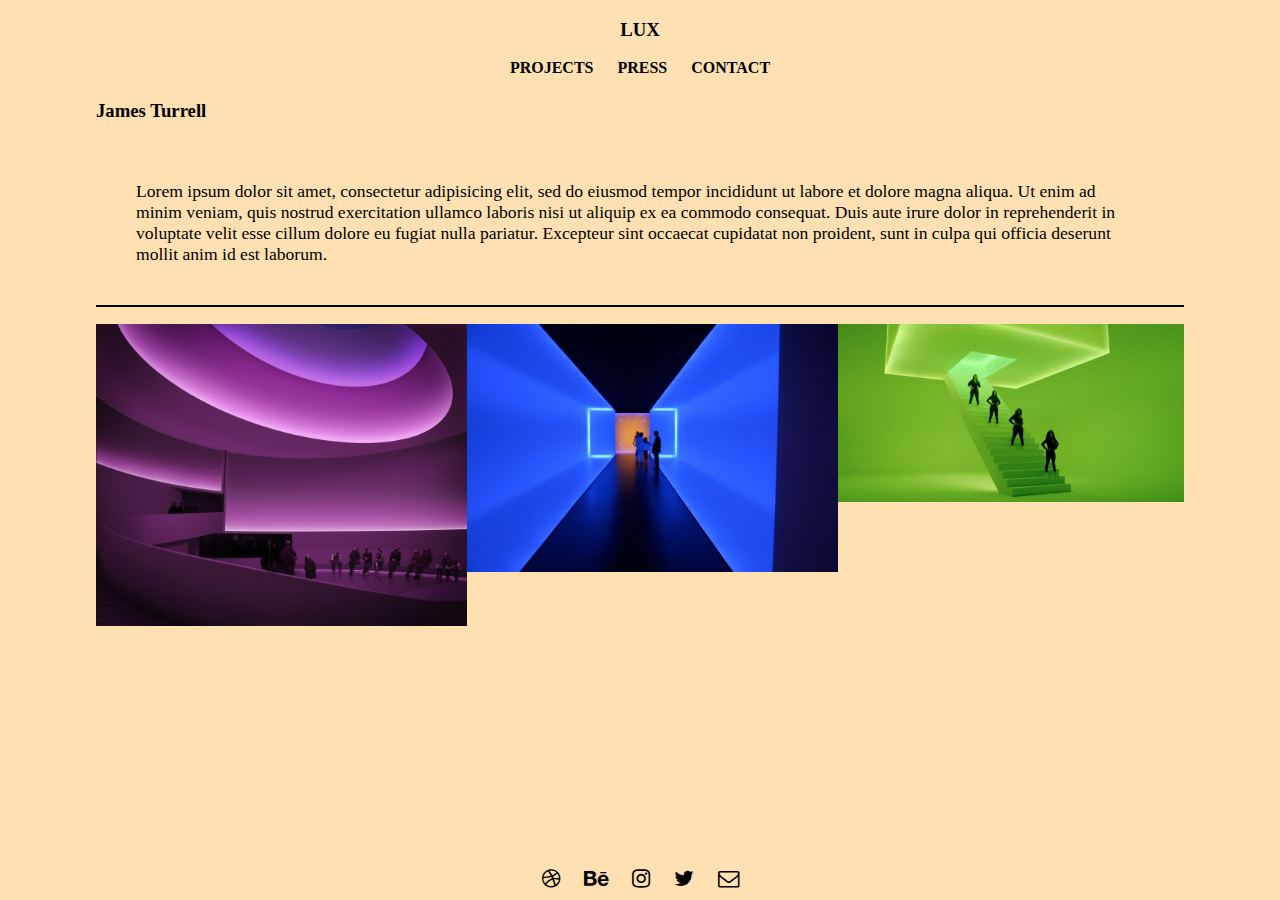
<file: artist/turrell.html>
<!DOCTYPE html>
<html>
  <head>
    <link rel="stylesheet" href="https://maxcdn.bootstrapcdn.com/font-awesome/4.5.0/css/font-awesome.min.css">
    <link rel="stylesheet" href="../css/pages/page.css" media="screen" title="no title" charset="utf-8">
    <meta charset="utf-8">
    <title>JAMES TURRELL</title>
  </head>
  <body>
    <header>
      <h3>LUX</h3>
    <nav>
      <a href="../index.html">PROJECTS</a>
      <a href="http://hypebeast.com/tags/acronym">PRESS</a>
      <a href="https://acrnm.com/">CONTACT</a>
    </nav>
  </header>
  <main>
    <h3>James Turrell</h3>
    <p>
      Lorem ipsum dolor sit amet, consectetur adipisicing elit, sed do eiusmod tempor incididunt ut labore et dolore magna aliqua. Ut enim ad minim veniam, quis nostrud exercitation ullamco laboris nisi ut aliquip ex ea commodo consequat. Duis aute irure dolor in reprehenderit in voluptate velit esse cillum dolore eu fugiat nulla pariatur. Excepteur sint occaecat cupidatat non proident, sunt in culpa qui officia deserunt mollit anim id est laborum.
    </p>
    <div class="col">
      <img src="../img/turrell/purp.jpg" alt="" />
    </div>
    <div class="col">
      <img src="../img/turrell/blue.jpg" alt="" />
    </div>
    <div class="col">
      <img src="../img/turrell/stairs.jpg" alt="" />
    </div>
  </main>
  <footer>
    <a href="#"><i class="fa fa-lg fa-dribbble"></i></a>
    <a href="#"><i class="fa fa-lg fa-behance"></i></a>
    <a href="#"><i class="fa fa-lg fa-instagram"></i></a>
    <a href="#"><i class="fa fa-lg fa-twitter"></i></a>
    <a href="#"><i class="fa fa-lg fa-envelope-o"></i></a>
  </footer>
  </body>
</html>
</file>
<file: css/main.css>
html {
  box-sizing: border-box; }

*, *::after, *::before {
  box-sizing: inherit; }

body {
  background: #FFE0B2;
  font-family: 'Helvetica Neue';
  width: 100%;
  margin: 0; }

header, footer {
  width: 100%;
  background: #FFE0B2;
  text-align: center;
  position: fixed; }
  header a, footer a {
    font-weight: bold;
    padding: 10px;
    color: black;
    text-decoration: none; }
    header a:hover, footer a:hover {
      color: #DE939A; }

header {
  height: 100px;
  top: 0; }

footer {
  height: 50px;
  bottom: 0;
  padding: 20px; }

main {
  width: 100%;
  margin: 100px 0 50px;
  max-width: 1200px;
  margin-left: auto;
  margin-right: auto; }
  main::after {
    clear: both;
    content: "";
    display: table; }

article {
  height: 300px;
  float: left;
  display: block;
  margin-right: 2.35765%;
  width: 100%;
  margin-right: 0; }
  article h2 {
    display: none;
    padding: 10px; }
  article:last-child {
    margin-right: 0; }
  @media screen and (min-width: 800px) {
    article {
      height: 500px;
      display: table;
      width: 100%;
      table-layout: fixed;
      display: table-cell;
      width: 50%; } }
  article:hover h2 {
    margin: 0;
    display: block;
    text-align: center;
    font-size: 3em;
    color: #9DFF00;
    border: 8px solid #9DFF00; }
    @media screen and (min-width: 800px) {
      article:hover h2 {
        font-size: 4em;
        border: 10px solid #9DFF00; } }

#img1 {
  background-image: url("../img/1.jpg");
  background-position: center;
  background-repeat: no-repeat;
  background-size: cover; }
  #img1:hover::after {
    opacity: 0.9; }

#img2 {
  background-image: url("../img/2.jpg");
  background-position: center;
  background-repeat: no-repeat;
  background-size: cover; }
  #img2:hover::after {
    opacity: 0.9; }

#img3 {
  background-image: url("../img/3.jpg");
  background-position: center;
  background-repeat: no-repeat;
  background-size: cover; }
  #img3:hover::after {
    opacity: 0.9; }

#img4 {
  background-image: url("../img/4.jpg");
  background-position: center;
  background-repeat: no-repeat;
  background-size: cover; }
  #img4:hover::after {
    opacity: 0.9; }

#img5 {
  background-image: url("../img/5.jpg");
  background-position: center;
  background-repeat: no-repeat;
  background-size: cover; }
  #img5:hover::after {
    opacity: 0.9; }

#img6 {
  background-image: url("../img/6.jpg");
  background-position: center;
  background-repeat: no-repeat;
  background-size: cover; }
  #img6:hover::after {
    opacity: 0.9; }

#img7 {
  background-image: url("../img/7.jpg");
  background-position: center;
  background-repeat: no-repeat;
  background-size: cover; }
  #img7:hover::after {
    opacity: 0.9; }

#img8 {
  background-image: url("../img/8.jpg");
  background-position: center;
  background-repeat: no-repeat;
  background-size: cover; }
  #img8:hover::after {
    opacity: 0.9; }

/*# sourceMappingURL=main.css.map */
</file>
<file: css/pages/page.css>
html {
  box-sizing: border-box; }

*, *::after, *::before {
  box-sizing: inherit; }

body {
  background: #FFE0B2;
  font-family: 'Helvetica Neue';
  width: 100%;
  margin: 0; }

header, footer {
  width: 100%;
  background: #FFE0B2;
  text-align: center;
  position: fixed; }
  header a, footer a {
    font-weight: bold;
    padding: 10px;
    color: black;
    text-decoration: none; }
    header a:hover, footer a:hover {
      color: #b2d1ff; }

header {
  height: 100px;
  top: 0; }

footer {
  height: 50px;
  bottom: 0;
  padding: 20px; }

main {
  width: 100%;
  margin: 100px 0 50px;
  max-width: 1200px;
  margin-left: auto;
  margin-right: auto; }
  main::after {
    clear: both;
    content: "";
    display: table; }

main {
  max-width: 68em;
  margin-left: auto;
  margin-right: auto; }
  main::after {
    clear: both;
    content: "";
    display: table; }
  main p {
    border-bottom: none;
    padding: 20px; }
    @media screen and (min-width: 800px) {
      main p {
        font-size: 1.1rem;
        padding: 40px;
        border-bottom: 2px solid black; } }

section#acrnm {
  margin-bottom: 50px;
  height: 500px;
  float: left;
  display: block;
  margin-right: 2.35765%;
  width: 100%;
  background: url("../../img/acrnm/ss.jpg");
  background-size: cover;
  background-position: center;
  background-repeat: no-repeat;
  display: flex;
  align-items: center;
  justify-content: center; }
  section#acrnm:last-child {
    margin-right: 0; }
  section#acrnm h2 {
    width: 400px;
    text-align: center;
    font-size: 4em;
    color: #9DFF00;
    border: 10px solid #9DFF00;
    padding: 10px; }

section#alexander {
  margin-bottom: 50px;
  height: 500px;
  float: left;
  display: block;
  margin-right: 2.35765%;
  width: 100%;
  background: url("../../img/alexander/hole3.jpg");
  background-size: cover;
  background-position: center;
  background-repeat: no-repeat;
  display: flex;
  align-items: center;
  justify-content: center; }
  section#alexander:last-child {
    margin-right: 0; }
  section#alexander h2 {
    width: 450px;
    text-align: center;
    font-size: 4em;
    color: #9DFF00;
    border: 10px solid #9DFF00;
    padding: 10px; }

section#ines {
  margin-bottom: 50px;
  height: 500px;
  float: left;
  display: block;
  margin-right: 2.35765%;
  width: 100%;
  background: url("../../img/ines/smoke.jpg");
  background-size: cover;
  background-position: center;
  background-repeat: no-repeat;
  display: flex;
  align-items: center;
  justify-content: center; }
  section#ines:last-child {
    margin-right: 0; }
  section#ines h2 {
    width: 450px;
    text-align: center;
    font-size: 4em;
    color: #9DFF00;
    border: 10px solid #9DFF00;
    padding: 10px; }

section#carl {
  margin-bottom: 50px;
  height: 500px;
  float: left;
  display: block;
  margin-right: 2.35765%;
  width: 100%;
  background: url("../../img/carl/wood.jpg");
  background-size: cover;
  background-position: center;
  background-repeat: no-repeat;
  display: flex;
  align-items: center;
  justify-content: center; }
  section#carl:last-child {
    margin-right: 0; }
  section#carl h2 {
    width: 300px;
    text-align: center;
    font-size: 4em;
    color: #9DFF00;
    border: 10px solid #9DFF00;
    padding: 10px; }

section#grimes {
  margin-bottom: 50px;
  height: 500px;
  float: left;
  display: block;
  margin-right: 2.35765%;
  width: 100%;
  background: url("../../img/grimes/grimez.jpg");
  background-size: cover;
  background-position: center;
  background-repeat: no-repeat;
  display: flex;
  align-items: center;
  justify-content: center; }
  section#grimes:last-child {
    margin-right: 0; }
  section#grimes h2 {
    width: 280px;
    text-align: center;
    font-size: 4em;
    color: #9DFF00;
    border: 10px solid #9DFF00;
    padding: 10px; }

section#azamat {
  margin-bottom: 50px;
  height: 500px;
  float: left;
  display: block;
  margin-right: 2.35765%;
  width: 100%;
  background: url("../../img/azamat/azamat.jpeg");
  background-size: cover;
  background-position: center;
  background-repeat: no-repeat;
  display: flex;
  align-items: center;
  justify-content: center; }
  section#azamat:last-child {
    margin-right: 0; }
  section#azamat h2 {
    width: 650px;
    text-align: center;
    font-size: 4em;
    color: #9DFF00;
    border: 10px solid #9DFF00;
    padding: 10px; }

.col {
  height: 100%;
  width: 100%;
  float: left;
  display: block;
  margin-right: 2.35765%;
  width: 100%; }
  .col:last-child {
    margin-right: 0; }
  .col:nth-child(n) {
    margin-right: 0; }
  @media screen and (min-width: 800px) {
    .col {
      margin-right: 0;
      float: left;
      display: block;
      width: 34.11922%; }
      .col:last-child {
        width: 31.76157%; } }
  .col img {
    width: 100%;
    margin-bottom: -4px; }

.col2 {
  height: 100%;
  width: 100%;
  height: 100%;
  width: 100%;
  float: left;
  display: block;
  margin-right: 2.35765%;
  width: 100%; }
  .col2:last-child {
    margin-right: 0; }
  .col2:nth-child(n) {
    margin-right: 0; }
  @media screen and (min-width: 800px) {
    .col2 {
      margin-right: 0;
      float: left;
      display: block;
      width: 51.17883%; }
      .col2:last-child {
        width: 48.82117%; } }
  .col2 img {
    width: 100%;
    margin-bottom: -4px; }

#bag {
  margin-top: 300px; }

/*# sourceMappingURL=page.css.map */
</file>
